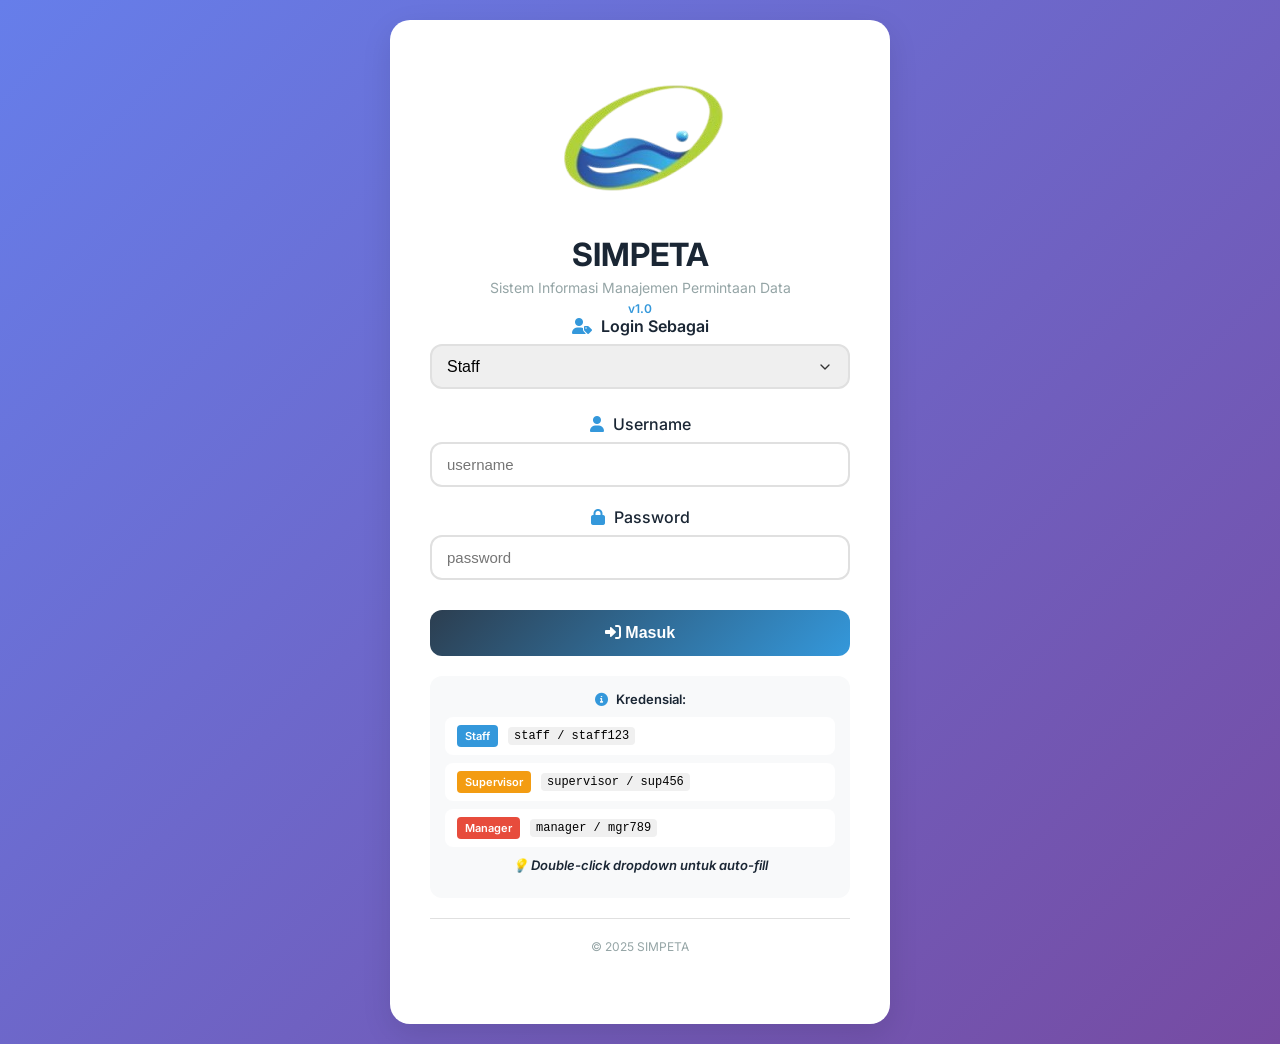
<file: SIMPETA-SURAT/frontend/index.html>
<!DOCTYPE html>
<html lang="id">
<head>
    <meta charset="UTF-8">
    <meta name="viewport" content="width=device-width, initial-scale=1.0">
    <title>SIMPETA · Manajemen Permintaan data</title>
    <link rel="preconnect" href="https://fonts.googleapis.com">
    <link rel="preconnect" href="https://fonts.gstatic.com" crossorigin>
    <link href="https://fonts.googleapis.com/css2?family=Inter:opsz,wght@14..32,400;14..32,500;14..32,600;14..32,700&display=swap" rel="stylesheet">
    <link rel="stylesheet" href="https://cdnjs.cloudflare.com/ajax/libs/font-awesome/6.0.0-beta3/css/all.min.css">
    <link rel="stylesheet" href="css/style.css">
</head>
<body>
    <div class="login-container">
        <div class="login-card">
            <div class="login-header">
               <div class="logo">
                 <img src="asset/logoheader.png" alt="SIMPETA Logo" class="logo-image">
                 <div class="logo-text">
                <h1>SIMPETA</h1>
                <p class="subtitle">Sistem Informasi Manajemen Permintaan Data</p>
                <p class="version">v1.0</p>
            </div>
            <div class="role-selector">
                <label for="roleSelect"><i class="fas fa-user-tag"></i> Login Sebagai</label>
                <select id="roleSelect" class="role-dropdown">
                    <option value="staff">Staff</option>
                    <option value="supervisor">Supervisor</option>
                    <option value="manager">Manager</option>
                </select>
            </div>
            <form id="loginForm">
                <div class="input-group">
                    <label for="username"><i class="fas fa-user"></i> Username</label>
                    <input type="text" id="username" class="input-field" placeholder="username" autocomplete="off">
                </div>
                <div class="input-group">
                    <label for="password"><i class="fas fa-lock"></i> Password</label>
                    <input type="password" id="password" class="input-field" placeholder="password" autocomplete="off">
                </div>
                <button type="submit" class="login-btn" id="loginBtn"><i class="fas fa-sign-in-alt"></i> Masuk</button>
            </form>
            <div id="statusMessage" class="status-message"></div>
            <div class="credential-info">
                <p><i class="fas fa-info-circle"></i> Kredensial:</p>
                <div class="credential-grid">
                    <div class="cred-item"><span class="role-badge staff">Staff</span> <code>staff / staff123</code></div>
                    <div class="cred-item"><span class="role-badge supervisor">Supervisor</span> <code>supervisor / sup456</code></div>
                    <div class="cred-item"><span class="role-badge manager">Manager</span> <code>manager / mgr789</code></div>
                </div>
                <p class="hint">💡 Double-click dropdown untuk auto-fill</p>
            </div>
            <div class="login-footer"><p>&copy; 2025 SIMPETA</p></div>
        </div>
    </div>
    <script src="js/auth.js"></script>
</body>
</html>
</file>
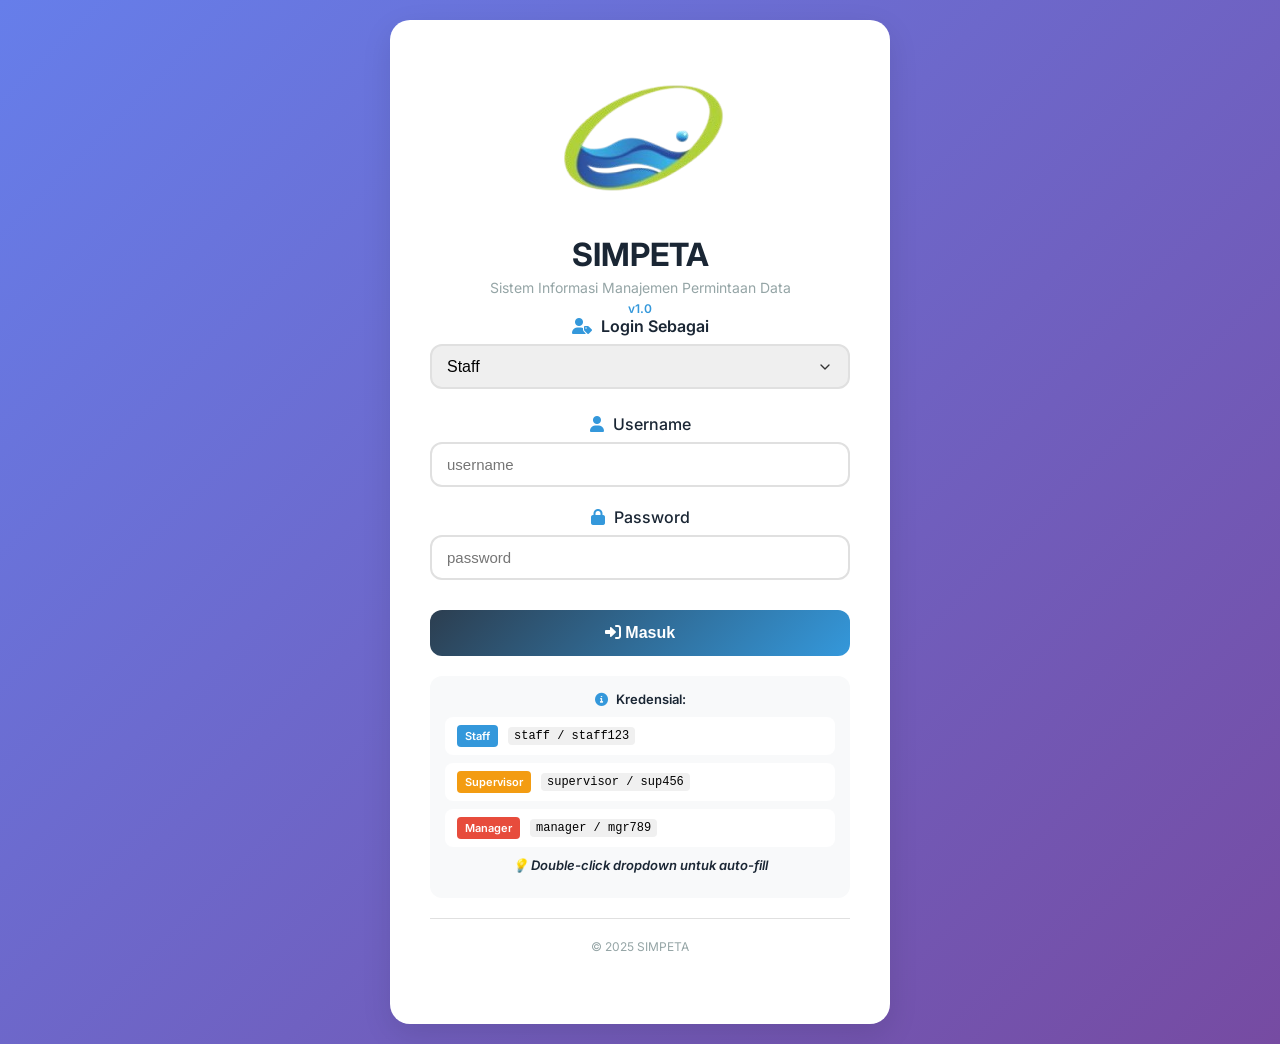
<file: SIMPETA-SURAT/frontend/dashboard.html>
<!DOCTYPE html>
<html lang="id">
<head>
    <meta charset="UTF-8">
    <meta name="viewport" content="width=device-width, initial-scale=1.0">
    <title>SIMPETA · Dashboard Progress</title>
    <link rel="preconnect" href="https://fonts.googleapis.com">
    <link rel="preconnect" href="https://fonts.gstatic.com" crossorigin>
    <link href="https://fonts.googleapis.com/css2?family=Inter:opsz,wght@14..32,400;14..32,500;14..32,600;14..32,700&display=swap" rel="stylesheet">
    <link rel="stylesheet" href="https://cdnjs.cloudflare.com/ajax/libs/font-awesome/6.0.0-beta3/css/all.min.css">
    <link rel="stylesheet" href="css/dashboard.css">
    <link rel="stylesheet" href="css/surat-style.css">
</head>
<body>
    <div class="dashboard">
        <!-- Sidebar (sama seperti sebelumnya) -->
        <aside class="sidebar" id="sidebar">
            <div class="sidebar-header">
                <div class="logo">
                    <img src="asset/logoheader.png" alt="SIMPETA Logo" class="logo-image">
                    <div class="logo-text">
                    </div>
                </div>
                <button class="sidebar-toggle" id="sidebarToggle">
                    <i class="fas fa-chevron-left"></i>
                </button>
            </div>
            <div class="user-profile">
                <div class="user-avatar">
                    <i class="fas fa-user-circle"></i>
                </div>
                <div class="user-info">
                    <h4 id="displayName"></h4>
                    <p id="displayRole"></p>
                </div>
            </div>
            <nav class="sidebar-nav">
                <ul>
                    <li class="active"><a href="dashboard.html"><i class="fas fa-chart-pie"></i><span>Dashboard</span></a></li>
                    <li><a href="surat-list.html"><i class="fas fa-table"></i><span>Data Surat</span></a></li>
                    <li><a href="surat-form.html?mode=request"><i class="fas fa-plus-circle"></i><span>Request Surat</span></a></li>
                </ul>
            </nav>
            <div class="sidebar-footer">
                <button class="logout-btn" id="logoutBtn">
                    <i class="fas fa-sign-out-alt"></i><span>Keluar</span>
                </button>
            </div>
        </aside>

        <!-- Main Content -->
        <main class="main-content">
            <header class="top-bar">
                <button class="menu-toggle" id="menuToggle">
                    <i class="fas fa-bars"></i>
                </button>
                <div class="page-title">
                    <h1>Dashboard Progress Surat</h1>
                    <p>Status dan perkembangan setiap permintaan surat</p>
                </div>
                <div class="top-actions">
                    <div class="date-display" id="currentDate"></div>
                </div>
            </header>

            <div class="content">
                <!-- Filter tabs or buttons -->
                <div class="filter-tabs">
                    <button class="filter-btn active" data-filter="all">Semua</button>
                    <button class="filter-btn" data-filter="requested">Requested</button>
                    <button class="filter-btn" data-filter="approved">Approved</button>
                    <button class="filter-btn" data-filter="rejected">Rejected</button>
                </div>

                <!-- Progress cards container -->
                <div id="progressContainer" class="progress-container">
                    <!-- Cards will be dynamically loaded here -->
                </div>
            </div>
        </main>
    </div>

    <script src="https://code.jquery.com/jquery-3.7.0.min.js"></script>
    <script src="js/auth.js"></script>
    <script src="js/surat-progress.js"></script>
</body>
</html>
</file>
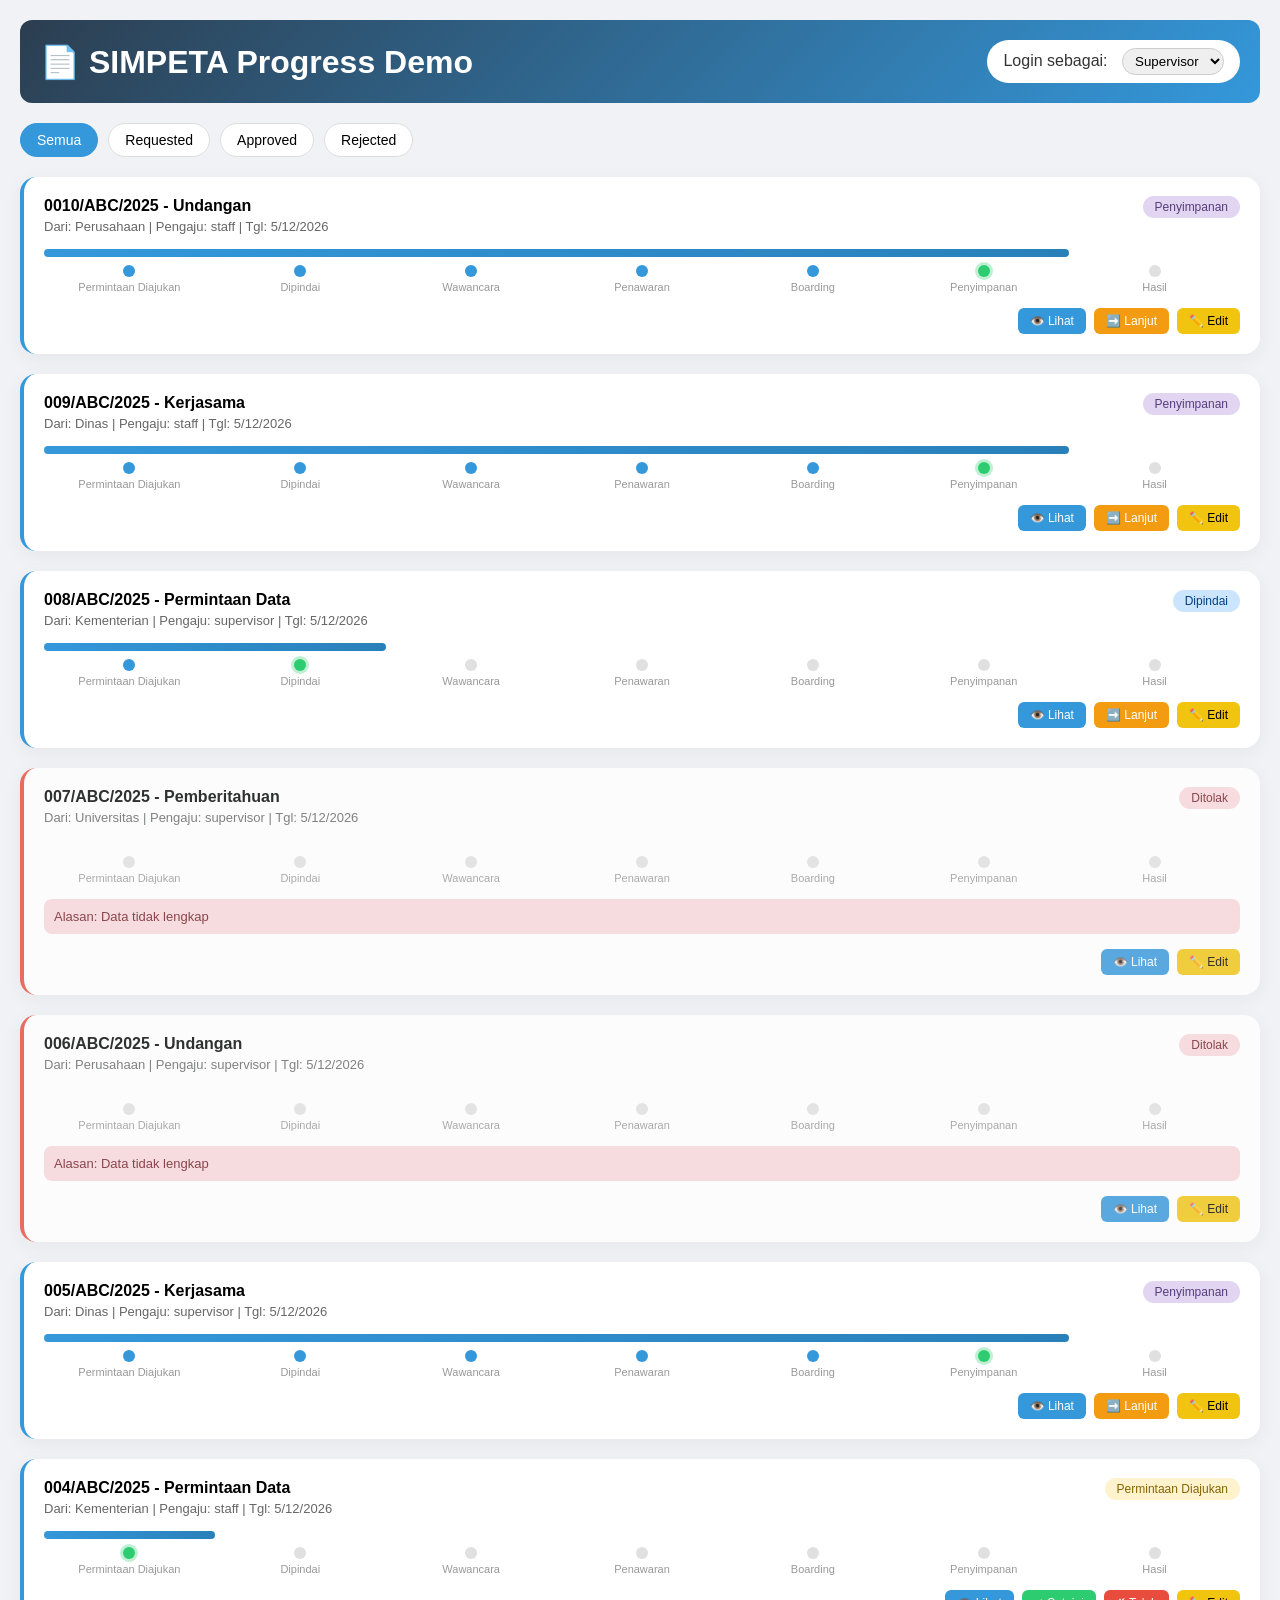
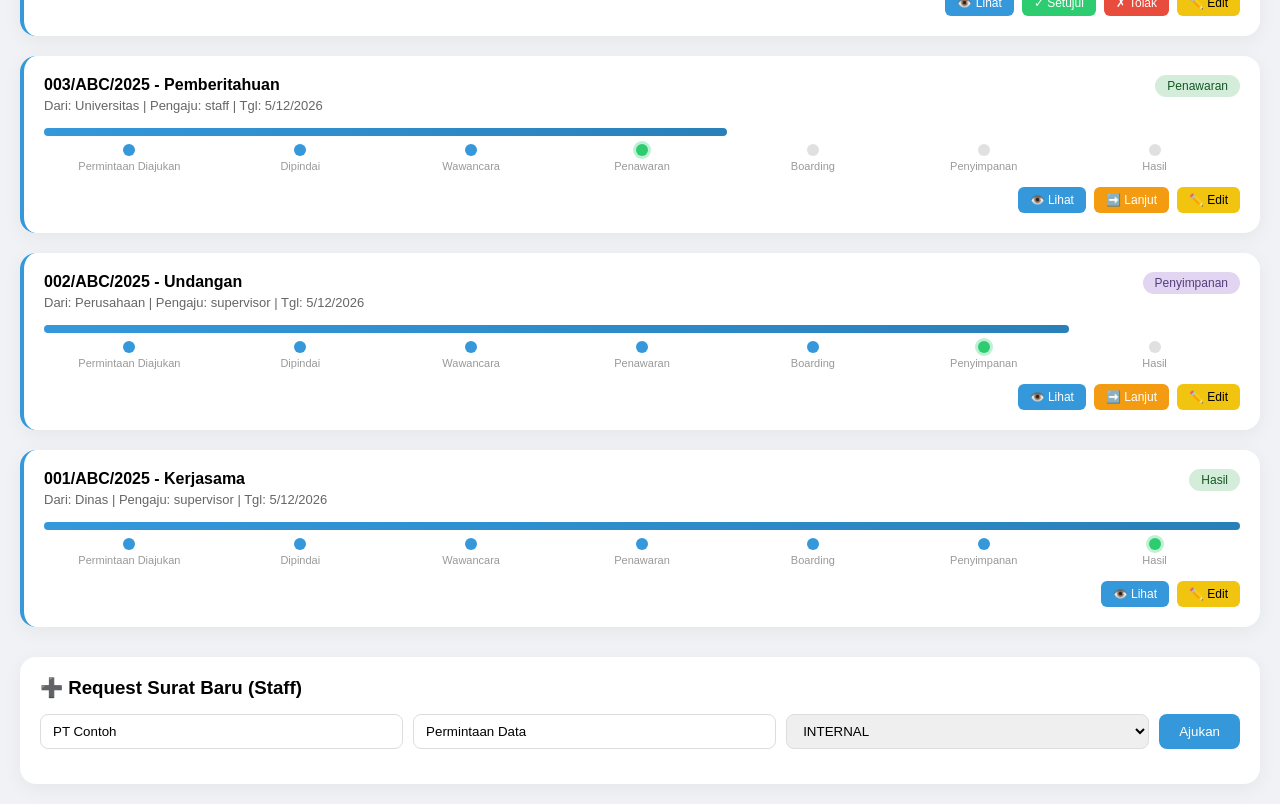
<file: SIMPETA-SURAT/frontend/demosimpeta.html>
<!DOCTYPE html>
<html lang="en">
<head>
    <meta charset="UTF-8">
    <meta name="viewport" content="width=device-width, initial-scale=1.0">
    <title>SIMPETA Progress Demo</title>
    <style>
        * {
            margin: 0;
            padding: 0;
            box-sizing: border-box;
            font-family: 'Inter', sans-serif;
        }
        body {
            background: #f0f2f5;
            padding: 20px;
        }
        .demo-header {
            background: linear-gradient(135deg, #2c3e50, #3498db);
            color: white;
            padding: 20px;
            border-radius: 12px;
            margin-bottom: 20px;
            display: flex;
            justify-content: space-between;
            align-items: center;
        }
        .role-selector {
            background: white;
            padding: 8px 16px;
            border-radius: 30px;
            color: #333;
            font-weight: 500;
        }
        .role-selector select {
            margin-left: 10px;
            padding: 4px 8px;
            border-radius: 20px;
            border: 1px solid #ccc;
        }
        .filter-tabs {
            display: flex;
            gap: 10px;
            margin-bottom: 20px;
            flex-wrap: wrap;
        }
        .filter-btn {
            padding: 8px 16px;
            border: 1px solid #ddd;
            background: white;
            border-radius: 30px;
            cursor: pointer;
            font-size: 14px;
            transition: 0.2s;
        }
        .filter-btn.active {
            background: #3498db;
            color: white;
            border-color: #3498db;
        }
        .progress-container {
            display: flex;
            flex-direction: column;
            gap: 20px;
        }
        .progress-card {
            background: white;
            border-radius: 16px;
            padding: 20px;
            box-shadow: 0 5px 20px rgba(0,0,0,0.05);
            border-left: 4px solid #3498db;
        }
        .progress-card.rejected {
            border-left-color: #e74c3c;
            opacity: 0.8;
        }
        .card-header {
            display: flex;
            justify-content: space-between;
            margin-bottom: 15px;
        }
        .surat-info h3 {
            font-size: 16px;
            margin-bottom: 4px;
        }
        .surat-info p {
            font-size: 13px;
            color: #666;
        }
        .status-badge {
            padding: 4px 12px;
            border-radius: 20px;
            font-size: 12px;
            font-weight: 500;
        }
        .status-requested { background: #fff3cd; color: #856404; }
        .status-scanned { background: #cce5ff; color: #004085; }
        .status-interview { background: #d1ecf1; color: #0c5460; }
        .status-offer { background: #d4edda; color: #155724; }
        .status-boarding { background: #d6d8d9; color: #1e1e2f; }
        .status-storage { background: #e2d5f1; color: #563d7c; }
        .status-result { background: #d4edda; color: #155724; }
        .status-rejected { background: #f8d7da; color: #721c24; }

        .progress-bar-container {
            margin: 15px 0;
        }
        .progress-bar {
            height: 8px;
            background: linear-gradient(90deg, #3498db, #2980b9);
            border-radius: 4px;
            width: 0%;
            transition: width 0.3s;
        }
        .progress-stages {
            display: flex;
            justify-content: space-between;
            margin-top: 8px;
        }
        .stage-marker {
            display: flex;
            flex-direction: column;
            align-items: center;
            flex: 1;
            font-size: 11px;
            color: #999;
        }
        .stage-dot {
            width: 12px;
            height: 12px;
            border-radius: 50%;
            background: #e0e0e0;
            margin-bottom: 4px;
            transition: 0.2s;
        }
        .stage-marker.completed .stage-dot {
            background: #3498db;
        }
        .stage-marker.current .stage-dot {
            background: #2ecc71;
            box-shadow: 0 0 0 3px rgba(46,204,113,0.3);
        }
        .rejection-reason {
            background: #f8d7da;
            color: #721c24;
            padding: 10px;
            border-radius: 8px;
            margin: 10px 0;
            font-size: 13px;
        }
        .card-actions {
            display: flex;
            gap: 8px;
            justify-content: flex-end;
            margin-top: 15px;
        }
        .btn-action {
            padding: 6px 12px;
            border: none;
            border-radius: 6px;
            cursor: pointer;
            font-size: 12px;
            display: inline-flex;
            align-items: center;
            gap: 4px;
            transition: 0.2s;
        }
        .btn-view { background: #3498db; color: white; }
        .btn-approve { background: #2ecc71; color: white; }
        .btn-reject { background: #e74c3c; color: white; }
        .btn-next { background: #f39c12; color: white; }
        .btn-edit { background: #f1c40f; color: black; }
        .btn-delete { background: #e74c3c; color: white; }
        .btn-print { background: #9b59b6; color: white; }
        .btn-action:hover { opacity: 0.8; transform: translateY(-2px); }

        .add-form {
            background: white;
            border-radius: 16px;
            padding: 20px;
            margin-top: 30px;
            box-shadow: 0 5px 20px rgba(0,0,0,0.05);
        }
        .form-row {
            display: flex;
            gap: 10px;
            flex-wrap: wrap;
            margin: 15px 0;
        }
        .form-row input, .form-row select {
            padding: 8px 12px;
            border: 1px solid #ddd;
            border-radius: 8px;
            flex: 1 1 200px;
        }
        .btn-primary {
            background: #3498db;
            color: white;
            border: none;
            padding: 10px 20px;
            border-radius: 8px;
            cursor: pointer;
        }
        .no-data {
            text-align: center;
            padding: 40px;
            color: #999;
        }
    </style>
</head>
<body>
    <div class="demo-header">
        <h1>📄 SIMPETA Progress Demo</h1>
        <div class="role-selector">
            <span>Login sebagai:</span>
            <select id="roleSelect">
                <option value="staff">Staff</option>
                <option value="supervisor" selected>Supervisor</option>
                <option value="manager">Manager</option>
            </select>
        </div>
    </div>

    <div class="filter-tabs">
        <button class="filter-btn active" data-filter="all">Semua</button>
        <button class="filter-btn" data-filter="requested">Requested</button>
        <button class="filter-btn" data-filter="approved">Approved</button>
        <button class="filter-btn" data-filter="rejected">Rejected</button>
    </div>

    <div id="progressContainer" class="progress-container">
        <!-- Cards will be inserted here -->
    </div>

    <div class="add-form">
        <h3>➕ Request Surat Baru (Staff)</h3>
        <div class="form-row">
            <input type="text" id="newDari" placeholder="Dari" value="PT Contoh">
            <input type="text" id="newPerihal" placeholder="Perihal" value="Permintaan Data">
            <select id="newExtInt">
                <option value="INTERNAL">INTERNAL</option>
                <option value="EXTERNAL">EXTERNAL</option>
            </select>
            <button class="btn-primary" id="btnAddRequest">Ajukan</button>
        </div>
    </div>

    <script>
        (function() {
            // ----- Data & Helpers -----
            const STAGES = ["Requested", "Scanned", "Interview", "Offer", "Boarding", "Storage", "Result"];
            const STAGE_LABELS = {
                "Requested": "Permintaan Diajukan",
                "Scanned": "Dipindai",
                "Interview": "Wawancara",
                "Offer": "Penawaran",
                "Boarding": "Boarding",
                "Storage": "Penyimpanan",
                "Result": "Hasil",
                "Rejected": "Ditolak"
            };

            // Get current role from dropdown
            function getRole() {
                return document.getElementById('roleSelect').value;
            }

            // For demo, we hardcode a staff username
            const currentUsername = 'staff';

            // Load data from localStorage or initialize with dummy
            function loadData() {
                let data = localStorage.getItem('simpeta_surat_demo');
                if (!data) {
                    // Create 10 dummy items
                    const dummy = [];
                    for (let i = 1; i <= 10; i++) {
                        const statusIdx = Math.floor(Math.random() * (STAGES.length + 1));
                        const status = statusIdx < STAGES.length ? STAGES[statusIdx] : 'Rejected';
                        const requestedBy = Math.random() > 0.5 ? 'staff' : 'supervisor';
                        dummy.push({
                            NO: i,
                            'EXT/INT': i % 2 ? 'INTERNAL' : 'EXTERNAL',
                            DARI: ['Kementerian', 'Dinas', 'Perusahaan', 'Universitas'][i % 4],
                            'NOMOR SURAT': `00${i}/ABC/2025`,
                            'TANGGAL SURAT': '2025-03-01',
                            'TANGGAL TERIMA': '2025-03-02',
                            PERIHAL: ['Permintaan Data', 'Kerjasama', 'Undangan', 'Pemberitahuan'][i % 4],
                            KETERANGAN: 'Lorem ipsum',
                            'TANGGAL SELESAI': '',
                            status: status,
                            requestedBy: requestedBy,
                            requestedDate: new Date().toISOString(),
                            approvedBy: status !== 'Requested' ? 'supervisor' : '',
                            approvedDate: status !== 'Requested' ? new Date().toISOString() : '',
                            rejectionReason: status === 'Rejected' ? 'Data tidak lengkap' : ''
                        });
                    }
                    localStorage.setItem('simpeta_surat_demo', JSON.stringify(dummy));
                    return dummy;
                }
                return JSON.parse(data);
            }

            function saveData(data) {
                localStorage.setItem('simpeta_surat_demo', JSON.stringify(data));
            }

            // Render cards based on filter
            function renderCards(filter = 'all') {
                const container = document.getElementById('progressContainer');
                const role = getRole();
                let data = loadData();

                // Staff only sees their own
                if (role === 'staff') {
                    data = data.filter(s => s.requestedBy === 'staff');
                }

                // Apply filter
                if (filter !== 'all') {
                    if (filter === 'approved') {
                        data = data.filter(s => s.status !== 'Requested' && s.status !== 'Rejected');
                    } else {
                        data = data.filter(s => s.status.toLowerCase() === filter);
                    }
                }

                if (data.length === 0) {
                    container.innerHTML = '<p class="no-data">Tidak ada surat.</p>';
                    return;
                }

                // Sort by NO descending
                data.sort((a,b) => b.NO - a.NO);

                let html = '';
                data.forEach(s => {
                    html += generateCard(s, role);
                });
                container.innerHTML = html;
            }

            function generateCard(s, role) {
                const currentIdx = STAGES.indexOf(s.status);
                const isRejected = s.status === 'Rejected';
                const progressPercent = isRejected ? 0 : ((currentIdx + 1) / STAGES.length) * 100;

                // Build action buttons
                let actions = '';

                // View always
                actions += `<button class="btn-action btn-view" onclick="viewSurat(${s.NO})">👁️ Lihat</button>`;

                // If staff and Result -> print
                if (role === 'staff' && s.status === 'Result') {
                    actions += `<button class="btn-action btn-print" onclick="printSurat(${s.NO})">🖨️ Cetak</button>`;
                }

                // If supervisor/manager and status Requested -> approve/reject
                if ((role === 'supervisor' || role === 'manager') && s.status === 'Requested') {
                    actions += `<button class="btn-action btn-approve" onclick="approveSurat(${s.NO})">✓ Setujui</button>`;
                    actions += `<button class="btn-action btn-reject" onclick="rejectSurat(${s.NO})">✗ Tolak</button>`;
                }

                // If supervisor/manager and not final, allow next stage (except Requested)
                if ((role === 'supervisor' || role === 'manager') && !isRejected && currentIdx >= 0 && currentIdx < STAGES.length - 1 && s.status !== 'Requested') {
                    actions += `<button class="btn-action btn-next" onclick="nextStage(${s.NO})">➡️ Lanjut</button>`;
                }

                // Edit for supervisor/manager
                if (role === 'supervisor' || role === 'manager') {
                    actions += `<button class="btn-action btn-edit" onclick="editSurat(${s.NO})">✏️ Edit</button>`;
                }

                // Delete for manager
                if (role === 'manager') {
                    actions += `<button class="btn-action btn-delete" onclick="deleteSurat(${s.NO})">🗑️ Hapus</button>`;
                }

                // Build stage markers
                let stagesHtml = '';
                STAGES.forEach((stage, idx) => {
                    let cls = '';
                    if (idx < currentIdx) cls = 'completed';
                    else if (idx === currentIdx && s.status === stage) cls = 'completed current';
                    else if (idx === currentIdx) cls = 'current';
                    stagesHtml += `
                        <div class="stage-marker ${cls}">
                            <span class="stage-dot"></span>
                            <span class="stage-label">${STAGE_LABELS[stage]}</span>
                        </div>
                    `;
                });

                const statusClass = s.status ? s.status.toLowerCase() : 'requested';
                return `
                    <div class="progress-card ${isRejected ? 'rejected' : ''}">
                        <div class="card-header">
                            <div class="surat-info">
                                <h3>${s['NOMOR SURAT']} - ${s.PERIHAL}</h3>
                                <p>Dari: ${s.DARI} | Pengaju: ${s.requestedBy} | Tgl: ${new Date(s.requestedDate).toLocaleDateString('id-ID')}</p>
                            </div>
                            <div class="surat-status">
                                <span class="status-badge status-${statusClass}">${STAGE_LABELS[s.status] || s.status}</span>
                            </div>
                        </div>
                        <div class="progress-bar-container">
                            <div class="progress-bar" style="width: ${progressPercent}%;"></div>
                            <div class="progress-stages">
                                ${stagesHtml}
                            </div>
                        </div>
                        ${s.rejectionReason ? `<div class="rejection-reason">Alasan: ${s.rejectionReason}</div>` : ''}
                        <div class="card-actions">
                            ${actions}
                        </div>
                    </div>
                `;
            }

            // Action functions (to be exposed globally)
            window.viewSurat = function(no) {
                alert('Lihat detail surat #' + no + ' (fungsi detail akan diarahkan ke halaman terpisah)');
            };
            window.printSurat = function(no) {
                alert('Mencetak surat #' + no);
            };
            window.approveSurat = function(no) {
                let data = loadData();
                const idx = data.findIndex(s => s.NO == no);
                if (idx !== -1) {
                    data[idx].status = 'Scanned';
                    data[idx].approvedBy = getRole();
                    data[idx].approvedDate = new Date().toISOString();
                    saveData(data);
                    renderCards(document.querySelector('.filter-btn.active').dataset.filter);
                }
            };
            window.rejectSurat = function(no) {
                const reason = prompt('Alasan penolakan:');
                if (reason) {
                    let data = loadData();
                    const idx = data.findIndex(s => s.NO == no);
                    if (idx !== -1) {
                        data[idx].status = 'Rejected';
                        data[idx].approvedBy = getRole();
                        data[idx].approvedDate = new Date().toISOString();
                        data[idx].rejectionReason = reason;
                        saveData(data);
                        renderCards(document.querySelector('.filter-btn.active').dataset.filter);
                    }
                }
            };
            window.nextStage = function(no) {
                let data = loadData();
                const idx = data.findIndex(s => s.NO == no);
                if (idx !== -1) {
                    const current = data[idx].status;
                    const currentIdx = STAGES.indexOf(current);
                    if (currentIdx >= 0 && currentIdx < STAGES.length - 1) {
                        data[idx].status = STAGES[currentIdx + 1];
                        if (data[idx].status === 'Result') {
                            data[idx]['TANGGAL SELESAI'] = new Date().toISOString().split('T')[0];
                        }
                        saveData(data);
                        renderCards(document.querySelector('.filter-btn.active').dataset.filter);
                    }
                }
            };
            window.editSurat = function(no) {
                alert('Edit surat #' + no + ' (buka form edit)');
            };
            window.deleteSurat = function(no) {
                if (confirm('Hapus surat ini?')) {
                    let data = loadData();
                    data = data.filter(s => s.NO != no);
                    saveData(data);
                    renderCards(document.querySelector('.filter-btn.active').dataset.filter);
                }
            };

            // Add new request (simulate staff)
            document.getElementById('btnAddRequest').addEventListener('click', function() {
                const dari = document.getElementById('newDari').value;
                const perihal = document.getElementById('newPerihal').value;
                const extInt = document.getElementById('newExtInt').value;
                if (!dari || !perihal) return alert('Isi semua field');

                let data = loadData();
                const newNo = data.length > 0 ? Math.max(...data.map(s => s.NO)) + 1 : 1;
                const newSurat = {
                    NO: newNo,
                    'EXT/INT': extInt,
                    DARI: dari,
                    'NOMOR SURAT': `REQ${newNo}/2025`,
                    'TANGGAL SURAT': new Date().toISOString().split('T')[0],
                    'TANGGAL TERIMA': new Date().toISOString().split('T')[0],
                    PERIHAL: perihal,
                    KETERANGAN: '',
                    'TANGGAL SELESAI': '',
                    status: 'Requested',
                    requestedBy: 'staff',
                    requestedDate: new Date().toISOString(),
                    approvedBy: '',
                    approvedDate: '',
                    rejectionReason: ''
                };
                data.push(newSurat);
                saveData(data);
                renderCards(document.querySelector('.filter-btn.active').dataset.filter);
                document.getElementById('newDari').value = '';
                document.getElementById('newPerihal').value = '';
            });

            // Filter tabs
            document.querySelectorAll('.filter-btn').forEach(btn => {
                btn.addEventListener('click', function() {
                    document.querySelectorAll('.filter-btn').forEach(b => b.classList.remove('active'));
                    this.classList.add('active');
                    renderCards(this.dataset.filter);
                });
            });

            // Role change refreshes cards
            document.getElementById('roleSelect').addEventListener('change', function() {
                renderCards(document.querySelector('.filter-btn.active').dataset.filter);
            });

            // Initial render
            renderCards('all');
        })();
    </script>
</body>
</html>
</file>
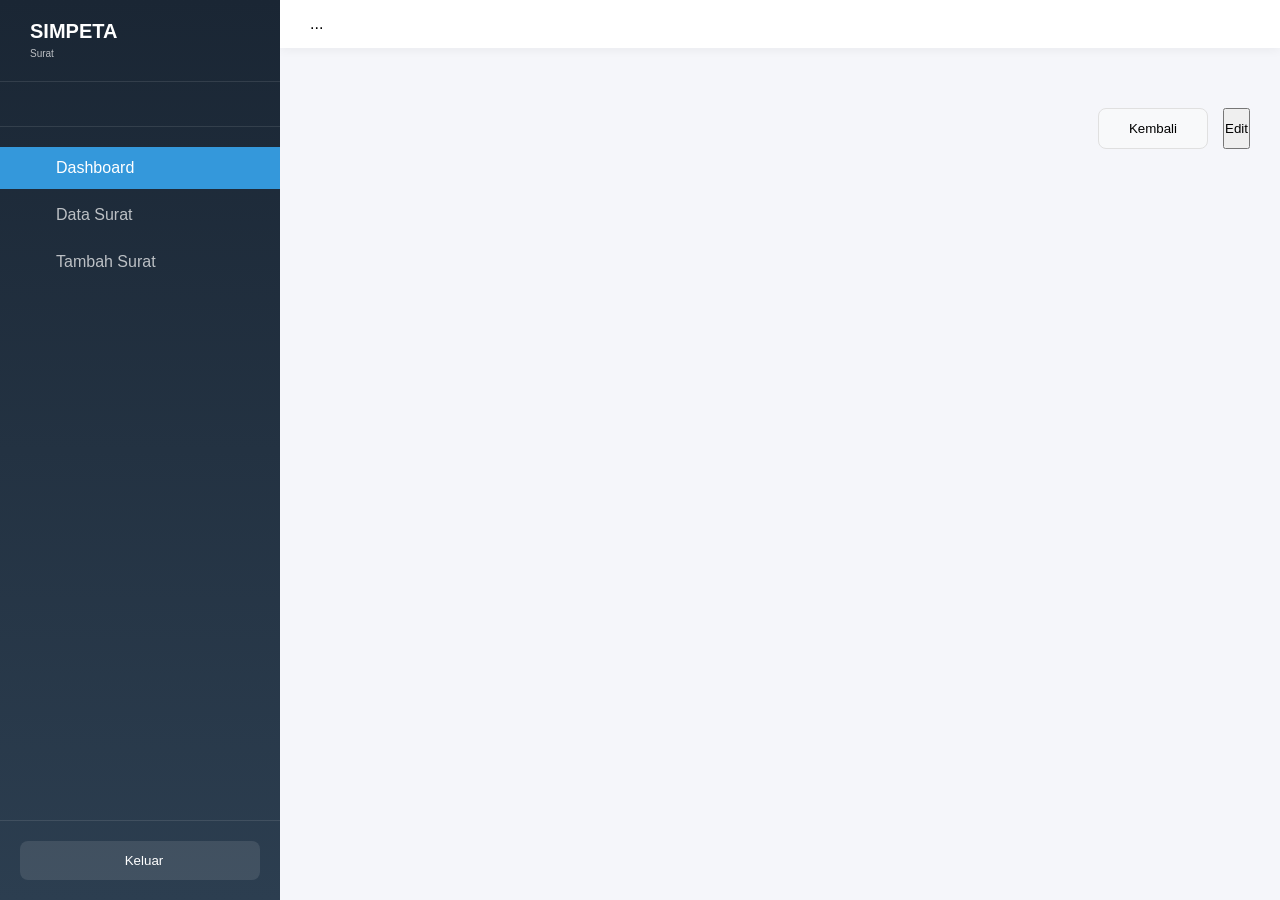
<file: SIMPETA-SURAT/frontend/surat-detail.html>
<!DOCTYPE html>
<html lang="id">
<head>
    <meta charset="UTF-8">
    <meta name="viewport" content="width=device-width, initial-scale=1.0">
    <title>SIMPETA · Detail Surat</title>
    <link rel="stylesheet" href="css/dashboard.css">
    <link rel="stylesheet" href="css/surat-style.css">
</head>
<body>
    <div class="dashboard">
         <aside class="sidebar" id="sidebar">
            <div class="sidebar-header">
                <div class="logo"><i class="fas fa-envelope-open-text"></i><div class="logo-text"><h2>SIMPETA</h2><small>Surat</small></div></div>
                <button class="sidebar-toggle" id="sidebarToggle"><i class="fas fa-chevron-left"></i></button>
            </div>
            <div class="user-profile">
                <div class="user-avatar"><i class="fas fa-user-circle"></i></div>
                <div class="user-info"><h4 id="displayName"></h4><p id="displayRole"></p></div>
            </div>
            <nav class="sidebar-nav">
                <ul>
                    <li class="active"><a href="dashboard.html"><i class="fas fa-chart-pie"></i><span>Dashboard</span></a></li>
                    <li><a href="surat-list.html"><i class="fas fa-table"></i><span>Data Surat</span></a></li>
                    <li><a href="surat-form.html"><i class="fas fa-plus-circle"></i><span>Tambah Surat</span></a></li>
                </ul>
            </nav>
            <div class="sidebar-footer"><button class="logout-btn" id="logoutBtn"><i class="fas fa-sign-out-alt"></i><span>Keluar</span></button></div>
        </aside>
        <main class="main-content">
            <header class="top-bar">...</header>
            <div class="content">
                <div class="detail-container" id="detailContainer"></div>
                <div class="form-actions">
                    <button class="btn-cancel" onclick="history.back()">Kembali</button>
                    <button class="btn-edit" id="btnEdit">Edit</button>
                </div>
            </div>
        </main>
    </div>
    <script src="js/surat.js"></script>
    <script>
        document.addEventListener('DOMContentLoaded', function() {
            const urlParams = new URLSearchParams(window.location.search);
            const id = urlParams.get('id');
            const data = JSON.parse(localStorage.getItem('simpeta_surat')).find(d => d.NO == id);
            const container = document.getElementById('detailContainer');
            if (data) {
                container.innerHTML = `
                    <h2>Detail Surat #${data['NOMOR SURAT']}</h2>
                    <table class="detail-table">
                        <tr><th>EXT/INT</th><td>${data['EXT/INT']}</td></tr>
                        <tr><th>DARI</th><td>${data['DARI']}</td></tr>
                        <tr><th>Nomor Surat</th><td>${data['NOMOR SURAT']}</td></tr>
                        <tr><th>Tanggal Surat</th><td>${data['TANGGAL SURAT']}</td></tr>
                        <tr><th>Tanggal Terima</th><td>${data['TANGGAL TERIMA']}</td></tr>
                        <tr><th>Perihal</th><td>${data['PERIHAL']}</td></tr>
                        <tr><th>Keterangan</th><td>${data['KETERANGAN']}</td></tr>
                        <tr><th>Status</th><td><span class="status-badge status-${data['STATUS'].toLowerCase()}">${data['STATUS']}</span></td></tr>
                        <tr><th>Tanggal Selesai</th><td>${data['TANGGAL SELESAI'] || '-'}</td></tr>
                    </table>
                `;
                document.getElementById('btnEdit').onclick = () => editSurat(data.NO);
            } else {
                container.innerHTML = '<p>Data tidak ditemukan</p>';
            }
        });
    </script>
</body>
</html>
</file>
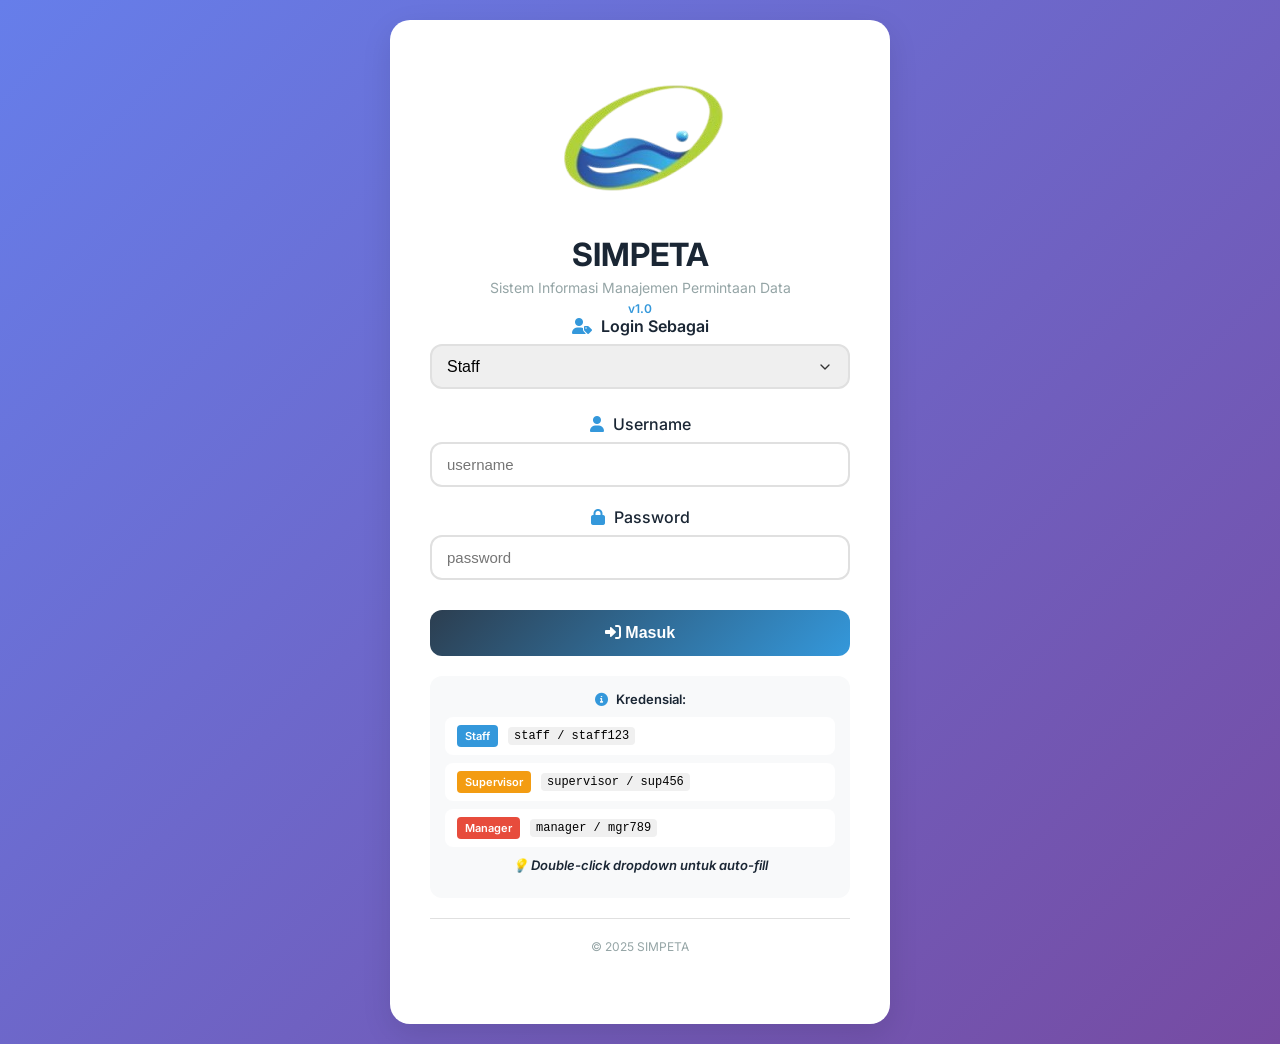
<file: SIMPETA-SURAT/frontend/surat-form.html>
<!DOCTYPE html>
<html lang="id">
<head>
    <meta charset="UTF-8">
    <meta name="viewport" content="width=device-width, initial-scale=1.0">
    <title>SIMPETA · Form Surat</title>
    <link rel="preconnect" href="https://fonts.googleapis.com">
    <link rel="preconnect" href="https://fonts.gstatic.com" crossorigin>
    <link href="https://fonts.googleapis.com/css2?family=Inter:opsz,wght@14..32,400;14..32,500;14..32,600;14..32,700&display=swap" rel="stylesheet">
    <link rel="stylesheet" href="https://cdnjs.cloudflare.com/ajax/libs/font-awesome/6.0.0-beta3/css/all.min.css">
    <link rel="stylesheet" href="css/dashboard.css">
    <link rel="stylesheet" href="css/surat-style.css">
</head>
<body>
    <div class="dashboard">
        <aside class="sidebar" id="sidebar">
            <!-- ... sidebar sama ... -->
        </aside>

        <main class="main-content">
            <header class="top-bar">
                <button class="menu-toggle" id="menuToggle"><i class="fas fa-bars"></i></button>
                <div class="page-title">
                    <h1 id="formTitle">Request Surat</h1>
                    <p id="formSubtitle">Isi formulir untuk mengajukan permintaan surat</p>
                </div>
                <div class="top-actions">
                    <button class="btn-back" onclick="history.back()"><i class="fas fa-arrow-left"></i> Kembali</button>
                </div>
            </header>

            <div class="content">
                <div class="form-container">
                    <form id="suratForm">
                        <input type="hidden" id="mode" name="mode" value="request">
                        <input type="hidden" id="suratId" name="suratId">

                        <div class="form-grid-2">
                            <div class="form-group">
                                <label>EXT/INT <span class="required">*</span></label>
                                <select id="extInt" class="form-control" required>
                                    <option value="">Pilih</option>
                                    <option value="EXTERNAL">EXTERNAL</option>
                                    <option value="INTERNAL">INTERNAL</option>
                                </select>
                            </div>
                            <div class="form-group">
                                <label>DARI <span class="required">*</span></label>
                                <input type="text" id="dari" class="form-control" required>
                            </div>
                            <div class="form-group">
                                <label>Nomor Surat <span class="required">*</span></label>
                                <input type="text" id="nomorSurat" class="form-control" required>
                            </div>
                            <div class="form-group">
                                <label>Tanggal Surat <span class="required">*</span></label>
                                <input type="date" id="tglSurat" class="form-control" required>
                            </div>
                            <div class="form-group">
                                <label>Tanggal Terima</label>
                                <input type="date" id="tglTerima" class="form-control">
                            </div>
                            <div class="form-group">
                                <label>Perihal <span class="required">*</span></label>
                                <input type="text" id="perihal" class="form-control" required>
                            </div>
                            <div class="form-group full-width">
                                <label>Keterangan</label>
                                <textarea id="keterangan" class="form-control" rows="3"></textarea>
                            </div>
                            <div class="form-group full-width">
    <label><i class="fab fa-whatsapp"></i> Nomor WhatsApp <span class="required">*</span></label>
    <input type="tel" id="whatsapp" class="form-control" placeholder="Contoh: 81234567890" required>
    <small class="form-hint">Masukkan nomor aktif (tanpa 0 di depan, tanpa +62)</small>
                        </div>
                        </div>

                        <div class="form-actions">
                            <button type="button" class="btn-cancel" onclick="history.back()">Batal</button>
                            <button type="submit" class="btn-submit">Kirim</button>
                        </div>
                    </form>
                </div>
            </div>
        </main>
    </div>

    <script src="https://code.jquery.com/jquery-3.7.0.min.js"></script>
    <script src="js/auth.js"></script>
    <script src="js/surat-progress.js"></script>
</body>
</html>
</file>
<file: SIMPETA-SURAT/frontend/css/style.css>
/* style.css - Login */
:root {
    --primary: #2c3e50;
    --secondary: #3498db;
    --success: #27ae60;
    --warning: #f39c12;
    --danger: #e74c3c;
    --dark: #1a2634;
    --light: #ecf0f1;
    --gray: #95a5a6;
    --staff-color: #3498db;
    --supervisor-color: #f39c12;
    --manager-color: #e74c3c;
    --border-radius: 12px;
    --box-shadow: 0 10px 30px rgba(0,0,0,0.1);
}
* { margin:0; padding:0; box-sizing:border-box; }
body { font-family:'Inter',sans-serif; background:linear-gradient(135deg,#667eea 0%,#764ba2 100%); min-height:100vh; display:flex; align-items:center; justify-content:center; padding:20px; }
.login-container { width:100%; max-width:500px; }
.login-card { background:white; border-radius:20px; box-shadow:var(--box-shadow); padding:40px; animation:slideUp .5s ease; }
@keyframes slideUp { from{opacity:0;transform:translateY(30px);} to{opacity:1;transform:translateY(0);} }
.login-header { text-align:center; margin-bottom:30px; }
.logo-wrapper { width:80px; height:80px; background:linear-gradient(135deg,var(--primary),var(--secondary)); border-radius:50%; display:flex; align-items:center; justify-content:center; margin:0 auto 20px; }
.logo-wrapper i { font-size:40px; color:white; }
.login-header h1 { font-size:32px; font-weight:700; color:var(--dark); margin-bottom:5px; }
.subtitle { color:var(--gray); font-size:14px; margin-bottom:5px; }
.version { color:var(--secondary); font-size:12px; font-weight:600; }
.role-selector { margin-bottom:25px; }
.role-selector label { display:block; margin-bottom:8px; font-weight:600; color:var(--dark); }
.role-selector label i { color:var(--secondary); margin-right:5px; }
.role-dropdown { width:100%; padding:12px 15px; border:2px solid #e0e0e0; border-radius:var(--border-radius); font-size:16px; outline:none; transition:.3s; appearance:none; background-image:url("data:image/svg+xml,%3Csvg xmlns='http://www.w3.org/2000/svg' width='16' height='16' viewBox='0 0 24 24' fill='none' stroke='%23333' stroke-width='2' stroke-linecap='round' stroke-linejoin='round'%3E%3Cpolyline points='6 9 12 15 18 9'%3E%3C/polyline%3E%3C/svg%3E"); background-repeat:no-repeat; background-position:right 15px center; }
.role-dropdown:focus { border-color:var(--secondary); box-shadow:0 0 0 3px rgba(52,152,219,0.1); }
.input-group { margin-bottom:20px; }
.input-group label { display:block; margin-bottom:8px; font-weight:500; color:var(--dark); }
.input-group label i { color:var(--secondary); margin-right:5px; }
.input-field { width:100%; padding:12px 15px; border:2px solid #e0e0e0; border-radius:var(--border-radius); font-size:15px; outline:none; transition:.3s; }
.input-field:focus { border-color:var(--secondary); box-shadow:0 0 0 3px rgba(52,152,219,0.1); }
.login-btn { width:100%; padding:14px; background:linear-gradient(135deg,var(--primary),var(--secondary)); color:white; border:none; border-radius:var(--border-radius); font-size:16px; font-weight:600; cursor:pointer; transition:.3s; margin:10px 0 20px; }
.login-btn:hover { transform:translateY(-2px); box-shadow:0 5px 20px rgba(52,152,219,0.4); }
.login-btn:disabled { opacity:.6; cursor:not-allowed; transform:none; }
.status-message { padding:12px; border-radius:var(--border-radius); margin-bottom:20px; font-size:14px; text-align:center; display:none; }
.status-message.show { display:block; }
.status-message.success { background:#d4edda; color:#155724; border:1px solid #c3e6cb; }
.status-message.error { background:#f8d7da; color:#721c24; border:1px solid #f5c6cb; }
.status-message.info { background:#d1ecf1; color:#0c5460; border:1px solid #bee5eb; }
.credential-info { background:#f8f9fa; border-radius:var(--border-radius); padding:15px; margin-bottom:20px; }
.credential-info p { font-size:13px; font-weight:600; color:var(--dark); margin-bottom:10px; }
.credential-info p i { color:var(--secondary); margin-right:5px; }
.credential-grid { display:grid; gap:8px; margin-bottom:10px; }
.cred-item { display:flex; align-items:center; gap:10px; background:white; padding:8px 12px; border-radius:8px; font-size:13px; }
.role-badge { padding:4px 8px; border-radius:4px; font-weight:600; font-size:11px; color:white; }
.role-badge.staff { background:var(--staff-color); }
.role-badge.supervisor { background:var(--supervisor-color); }
.role-badge.manager { background:var(--manager-color); }
.cred-item code { background:#f0f0f0; padding:2px 6px; border-radius:4px; font-size:12px; }
.hint { font-size:12px; color:var(--gray); font-style:italic; margin-top:5px; }
.login-footer { text-align:center; font-size:12px; color:var(--gray); border-top:1px solid #e0e0e0; padding-top:20px; }
</file>
<file: SIMPETA-SURAT/frontend/css/dashboard.css>
/* dashboard.css */
:root {
    --sidebar-width: 280px;
    --sidebar-collapsed: 80px;
    --primary: #2c3e50;
    --secondary: #3498db;
    --success: #27ae60;
    --warning: #f39c12;
    --danger: #e74c3c;
    --dark: #1a2634;
    --light: #ecf0f1;
    --gray: #95a5a6;
}
* { margin:0; padding:0; box-sizing:border-box; }
body { font-family:'Inter', sans-serif; background:#f5f6fa; overflow-x:hidden; }
.dashboard { display:flex; min-height:100vh; }
.sidebar { width:var(--sidebar-width); background:linear-gradient(180deg, var(--dark) 0%, var(--primary) 100%); color:white; position:fixed; left:0; top:0; bottom:0; transition:.3s; z-index:1000; overflow-y:auto; }
.sidebar.collapsed { width:var(--sidebar-collapsed); }
.sidebar.collapsed .logo-text, .sidebar.collapsed .user-info, .sidebar.collapsed .sidebar-nav span, .sidebar.collapsed .sidebar-footer span { display:none; }
.sidebar-header { padding:20px; display:flex; align-items:center; justify-content:space-between; border-bottom:1px solid rgba(255,255,255,0.1); }
.logo { display:flex; align-items:center; gap:10px; }
.logo i { font-size:32px; color:var(--secondary); }
.logo-text h2 { font-size:20px; font-weight:700; }
.logo-text small { font-size:10px; opacity:0.7; }
.sidebar-toggle { background:transparent; border:none; color:white; font-size:18px; cursor:pointer; width:32px; height:32px; border-radius:8px; display:flex; align-items:center; justify-content:center; }
.sidebar-toggle:hover { background:rgba(255,255,255,0.1); }
.user-profile { padding:20px; display:flex; align-items:center; gap:15px; border-bottom:1px solid rgba(255,255,255,0.1); }
.user-avatar i { font-size:48px; color:var(--secondary); }
.user-info h4 { font-size:16px; font-weight:600; margin-bottom:4px; }
.user-info p { font-size:12px; opacity:0.8; text-transform:capitalize; }
.sidebar-nav { padding:20px 0; }
.sidebar-nav ul { list-style:none; }
.sidebar-nav li { margin-bottom:5px; }
.sidebar-nav li a { display:flex; align-items:center; padding:12px 20px; color:rgba(255,255,255,0.7); text-decoration:none; transition:.3s; gap:12px; }
.sidebar-nav li a i { width:24px; font-size:18px; }
.sidebar-nav li:hover a { background:rgba(255,255,255,0.1); color:white; }
.sidebar-nav li.active a { background:var(--secondary); color:white; }
.sidebar-footer { padding:20px; border-top:1px solid rgba(255,255,255,0.1); position:absolute; bottom:0; width:100%; }
.logout-btn { width:100%; padding:12px; background:rgba(255,255,255,0.1); border:none; color:white; border-radius:8px; cursor:pointer; display:flex; align-items:center; justify-content:center; gap:8px; transition:.3s; }
.logout-btn:hover { background:rgba(255,255,255,0.2); }
.main-content { flex:1; margin-left:var(--sidebar-width); transition:.3s; }
.sidebar.collapsed + .main-content { margin-left:var(--sidebar-collapsed); }
.top-bar { background:white; padding:15px 30px; display:flex; align-items:center; justify-content:space-between; box-shadow:0 2px 10px rgba(0,0,0,0.05); position:sticky; top:0; z-index:900; }
.menu-toggle { display:none; background:none; border:none; font-size:24px; color:var(--dark); cursor:pointer; }
.page-title h1 { font-size:24px; color:var(--dark); margin-bottom:4px; }
.page-title p { font-size:14px; color:var(--gray); }
.page-title p span { color:var(--secondary); font-weight:600; }
.top-actions { display:flex; align-items:center; gap:20px; }
.date-display { font-size:14px; color:var(--gray); background:#f8f9fa; padding:8px 12px; border-radius:8px; }
.content { padding:30px; }
.stats-grid { display:grid; grid-template-columns:repeat(auto-fit, minmax(200px,1fr)); gap:20px; margin-bottom:30px; }
.stat-card { background:white; border-radius:16px; padding:20px; display:flex; align-items:center; gap:15px; box-shadow:0 5px 20px rgba(0,0,0,0.05); }
.stat-icon { width:60px; height:60px; border-radius:12px; display:flex; align-items:center; justify-content:center; font-size:28px; }
.stat-icon.blue { background:#e3f2fd; color:#1976d2; }
.stat-icon.yellow { background:#fff3e0; color:#f57c00; }
.stat-icon.green { background:#e8f5e9; color:#388e3c; }
.stat-icon.purple { background:#f3e5f5; color:#7b1fa2; }
.stat-info h3 { font-size:14px; color:var(--gray); margin-bottom:5px; }
.stat-number { font-size:28px; font-weight:700; color:var(--dark); margin-bottom:3px; }
.stat-desc { font-size:12px; color:var(--gray); }
.chart-section { background:white; border-radius:16px; padding:20px; margin-bottom:30px; box-shadow:0 5px 20px rgba(0,0,0,0.05); }
.chart-section h3 { font-size:16px; color:var(--dark); margin-bottom:15px; }
.chart-section h3 i { color:var(--secondary); margin-right:8px; }
.chart-container { height:300px; }
.recent-section { background:white; border-radius:16px; padding:20px; box-shadow:0 5px 20px rgba(0,0,0,0.05); }
.recent-section h3 { font-size:18px; margin-bottom:15px; }
.table-container { overflow-x:auto; }
table { width:100%; border-collapse:collapse; }
th { text-align:left; padding:12px; background:#f8f9fa; color:var(--dark); font-weight:600; font-size:13px; }
td { padding:12px; border-bottom:1px solid #e0e0e0; font-size:14px; }
.status-badge { padding:4px 12px; border-radius:20px; font-size:12px; font-weight:500; display:inline-block; }
.status-pending { background:#fff3cd; color:#856404; }
.status-approved { background:#d4edda; color:#155724; }
.status-rejected { background:#f8d7da; color:#721c24; }
.status-selesai { background:#cce5ff; color:#004085; }
@media (max-width:768px) {
    .sidebar { left:calc(-1 * var(--sidebar-width)); }
    .sidebar.mobile-open { left:0; }
    .main-content { margin-left:0 !important; }
    .menu-toggle { display:block; }
    .stats-grid { grid-template-columns:1fr; }
}
</file>
<file: SIMPETA-SURAT/frontend/css/surat-style.css>
/* surat-style.css */
.form-container { background:white; border-radius:16px; padding:30px; box-shadow:0 5px 20px rgba(0,0,0,0.05); max-width:900px; margin:0 auto; }
.form-container h2 { margin-bottom:25px; color:var(--dark); }
.form-grid-2 { display:grid; grid-template-columns:1fr 1fr; gap:20px; }
.full-width { grid-column:1/-1; }
.form-group label { display:block; margin-bottom:8px; font-weight:500; color:var(--dark); }
.required { color:var(--danger); }
.form-control { width:100%; padding:12px; border:2px solid #e0e0e0; border-radius:10px; font-size:14px; transition:.3s; }
.form-control:focus { border-color:var(--secondary); outline:none; }
.form-hint { font-size:12px; color:var(--gray); margin-top:5px; display:block; }
.form-actions { display:flex; gap:15px; margin-top:30px; justify-content:flex-end; }
.btn-cancel { padding:12px 30px; background:#f8f9fa; border:1px solid #e0e0e0; border-radius:8px; cursor:pointer; }
.btn-submit { padding:12px 30px; background:var(--secondary); color:white; border:none; border-radius:8px; cursor:pointer; }
.btn-submit:hover { background:#2980b9; }

.action-bar { display:flex; gap:15px; margin-bottom:20px; align-items:center; flex-wrap:wrap; }
.btn-primary { padding:10px 20px; background:var(--secondary); color:white; border-radius:8px; text-decoration:none; display:inline-flex; align-items:center; gap:8px; }
.filter-select, .filter-input { padding:8px 12px; border:1px solid #e0e0e0; border-radius:6px; min-width:150px; }

/* Untuk DataTables */
.dataTables_wrapper .dataTables_length, .dataTables_wrapper .dataTables_filter { margin-bottom:15px; }
table.dataTable tbody td { padding:12px; }


/* Progress Bar Styles */
.progress-container {
    display: flex;
    flex-direction: column;
    gap: 20px;
    margin-top: 20px;
}

.progress-card {
    background: white;
    border-radius: 16px;
    padding: 20px;
    box-shadow: 0 5px 20px rgba(0,0,0,0.05);
    border-left: 4px solid var(--secondary);
}

.progress-card.rejected {
    border-left-color: var(--danger);
    opacity: 0.8;
}

.card-header {
    display: flex;
    justify-content: space-between;
    align-items: flex-start;
    margin-bottom: 15px;
}

.surat-info h3 {
    font-size: 16px;
    color: var(--dark);
    margin-bottom: 4px;
}

.surat-info p {
    font-size: 13px;
    color: var(--gray);
}

.surat-status .status-badge {
    padding: 4px 12px;
    border-radius: 20px;
    font-size: 12px;
    font-weight: 500;
}

.status-requested { background: #fff3cd; color: #856404; }
.status-scanned { background: #cce5ff; color: #004085; }
.status-interview { background: #d1ecf1; color: #0c5460; }
.status-offer { background: #d4edda; color: #155724; }
.status-boarding { background: #d6d8d9; color: #1e1e2f; }
.status-storage { background: #e2d5f1; color: #563d7c; }
.status-result { background: #d4edda; color: #155724; }
.status-rejected { background: #f8d7da; color: #721c24; }

.progress-bar-container {
    position: relative;
    margin: 20px 0 10px;
}

.progress-bar {
    height: 8px;
    background: linear-gradient(90deg, var(--secondary), #2980b9);
    border-radius: 4px;
    transition: width 0.3s ease;
}

.progress-stages {
    display: flex;
    justify-content: space-between;
    margin-top: 8px;
}

.stage-marker {
    display: flex;
    flex-direction: column;
    align-items: center;
    flex: 1;
    text-align: center;
    font-size: 11px;
    color: var(--gray);
}

.stage-dot {
    width: 12px;
    height: 12px;
    border-radius: 50%;
    background: #e0e0e0;
    margin-bottom: 4px;
    transition: background 0.3s;
}

.stage-marker.completed .stage-dot {
    background: var(--secondary);
}

.stage-marker.current .stage-dot {
    background: var(--success);
    box-shadow: 0 0 0 3px rgba(46, 204, 113, 0.3);
}

.stage-label {
    white-space: nowrap;
    overflow: hidden;
    text-overflow: ellipsis;
    max-width: 80px;
}

.rejection-reason {
    background: #f8d7da;
    color: #721c24;
    padding: 10px;
    border-radius: 8px;
    margin: 10px 0;
    font-size: 13px;
}

.card-actions {
    display: flex;
    gap: 8px;
    margin-top: 15px;
    justify-content: flex-end;
}

.filter-tabs {
    display: flex;
    gap: 10px;
    margin-bottom: 20px;
    flex-wrap: wrap;
}

.filter-btn {
    padding: 8px 16px;
    border: 1px solid #e0e0e0;
    background: white;
    border-radius: 20px;
    cursor: pointer;
    font-size: 13px;
    transition: all 0.3s;
}

.filter-btn.active {
    background: var(--secondary);
    color: white;
    border-color: var(--secondary);
}

.filter-btn:hover {
    background: #f0f0f0;
}
</file>
